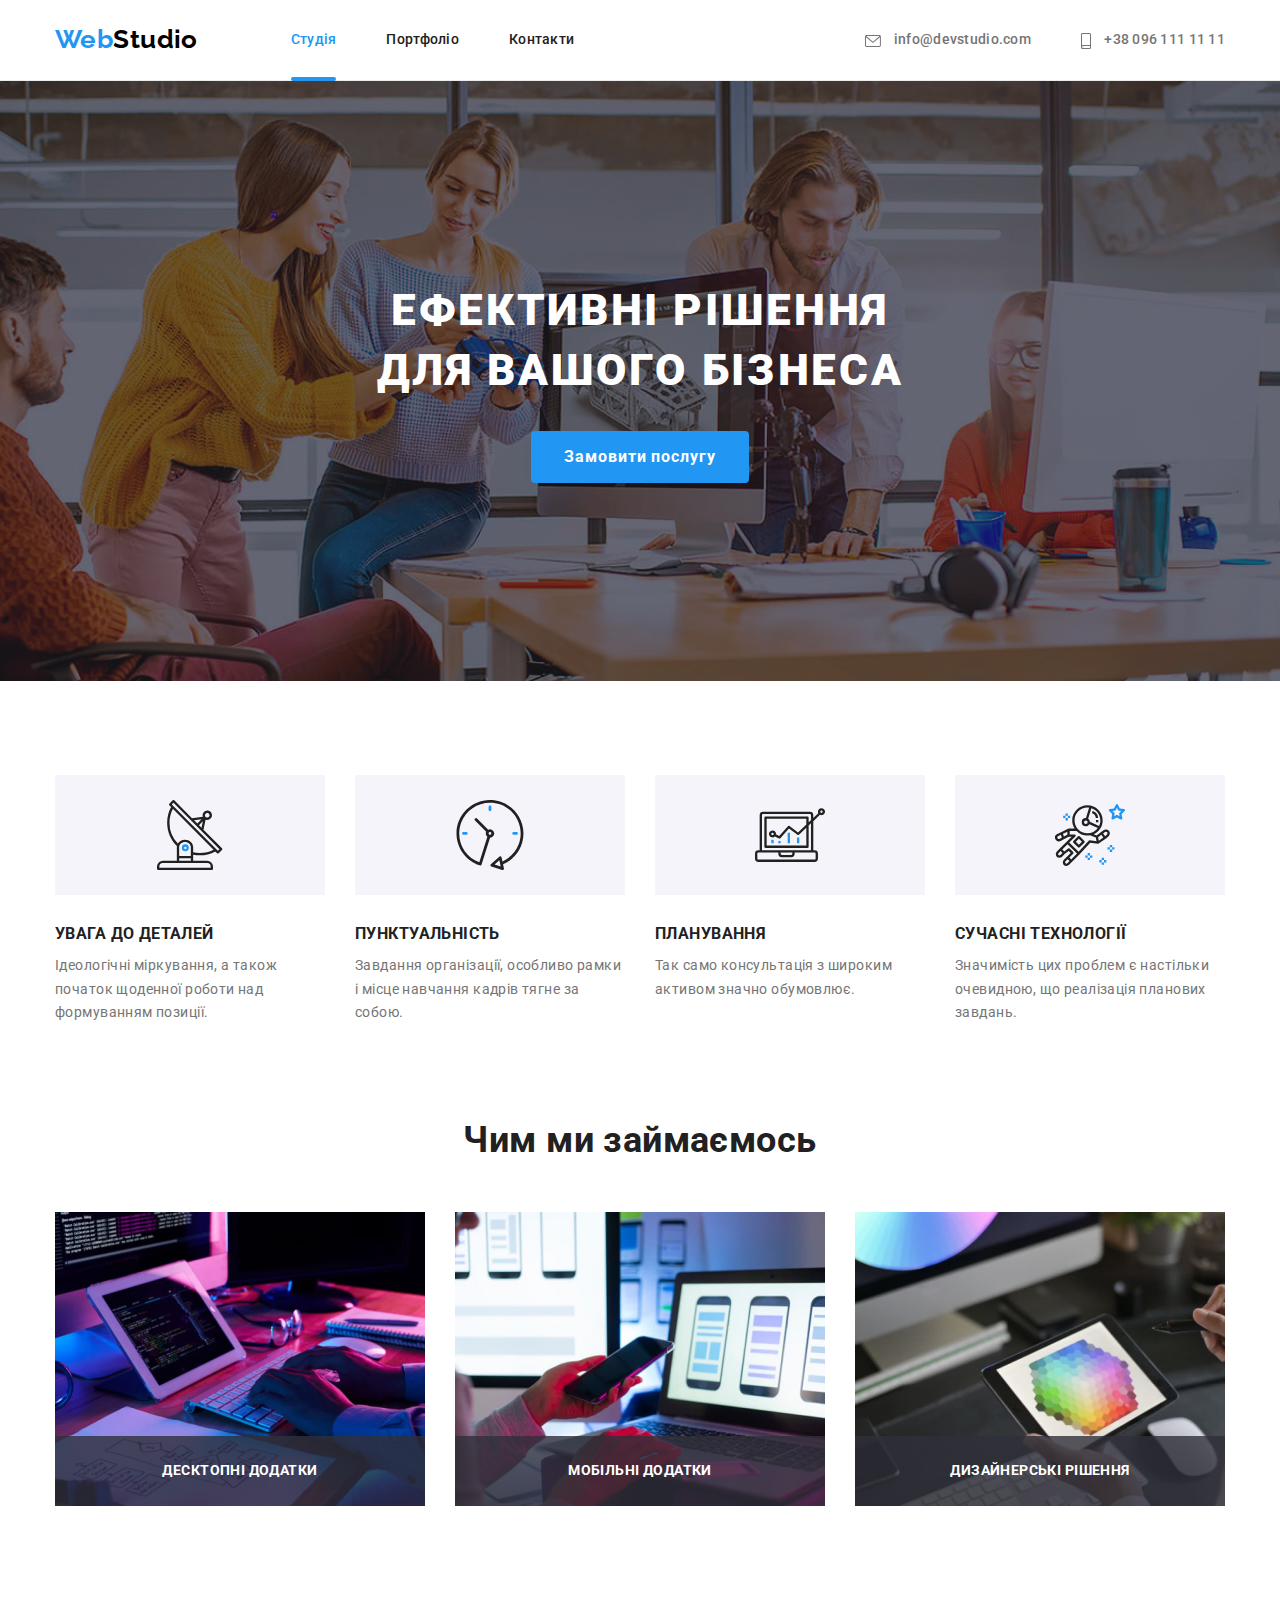
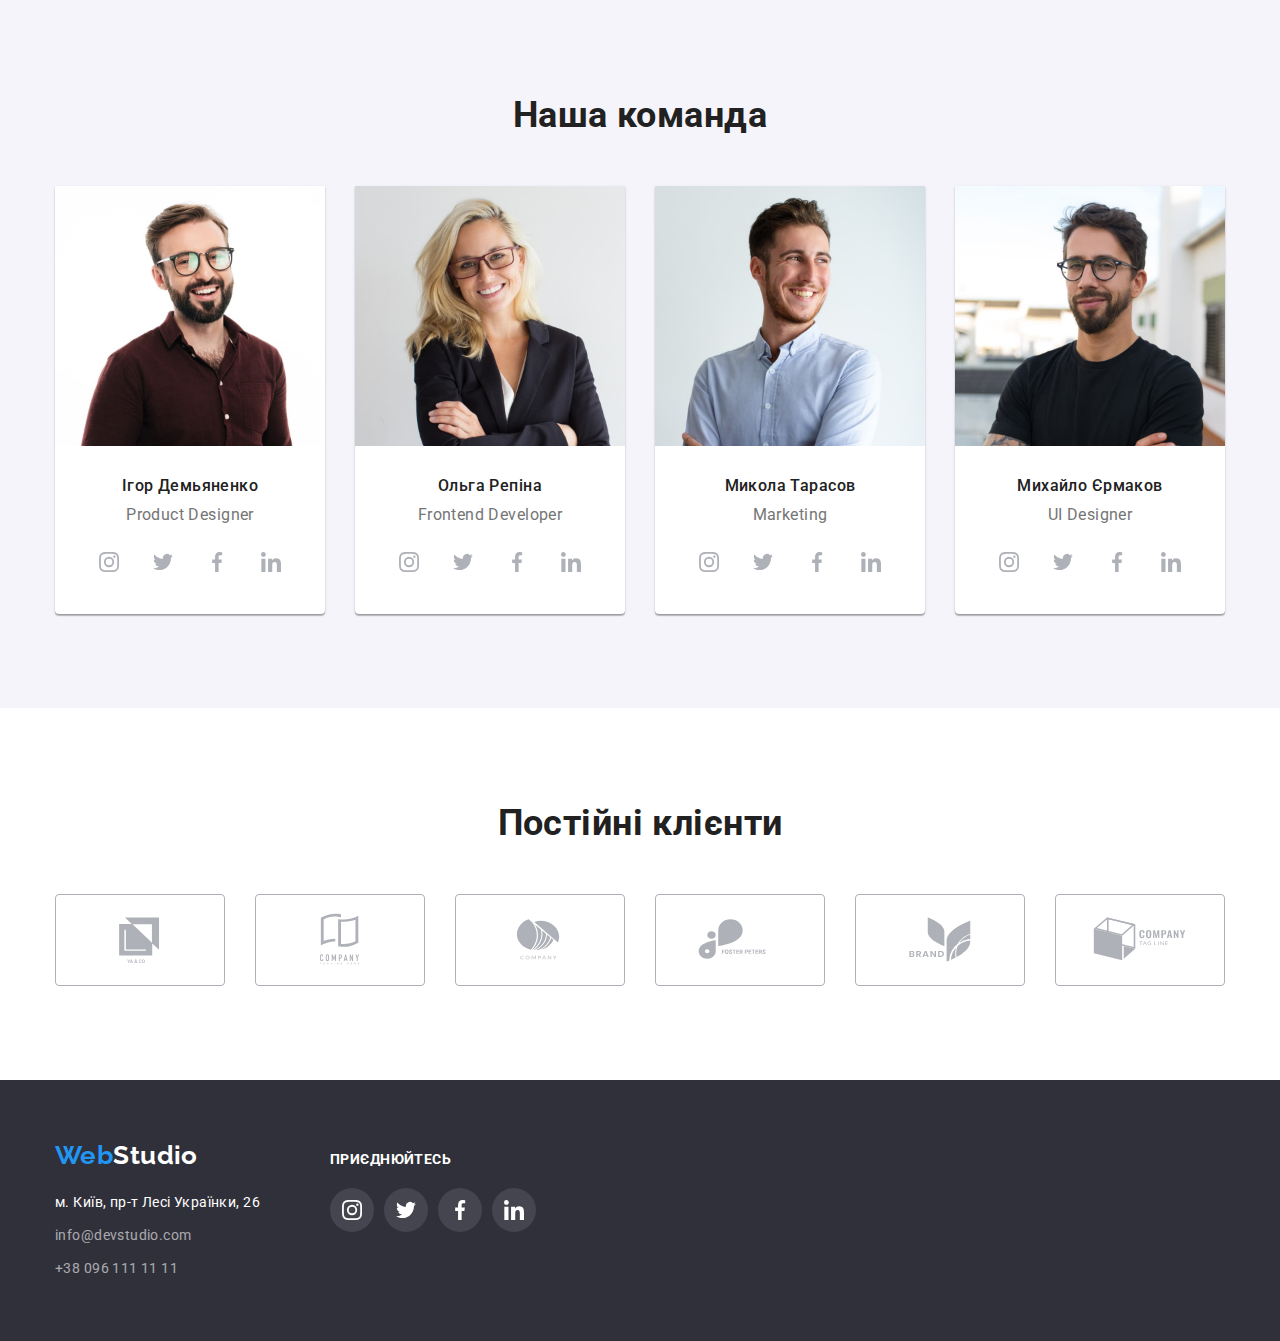
<file: index.html>
<!DOCTYPE html>
<html lang="uk">
  <head>
    <meta charset="UTF-8" />
    <meta http-equiv="X-UA-Compatible" content="IE=edge" />
    <meta name="viewport" content="width=device-width, initial-scale=1.0" />
    <title>Web studio</title>
    <link
      href="https://fonts.googleapis.com/css2?family=Raleway:wght@700&family=Roboto:wght@400;500;700;900&display=swap"
      rel="stylesheet"
    />
    <link
      rel="stylesheet"
      href="https://cdnjs.cloudflare.com/ajax/libs/modern-normalize/1.1.0/modern-normalize.css"
    />
    <link rel="stylesheet" href="./css/styles.css" />
  </head>
  <body>
    <header class="page-header">
      <div class="container header">
        <a href="./index.html" class="link logo-primary"><span class="accent">Web</span>Studio</a>
        <nav>
          <ul class="list site-nav">
            <li class="site-nav-item"><a href="./index.html" class="link current">Студія</a></li>
            <li class="site-nav-item"><a href="./portfolio.html" class="link">Портфоліо</a></li>
            <li class="site-nav-item"><a href="" class="link">Контакти</a></li>
          </ul>
        </nav>
        <ul class="list contact">
          <li class="item">
            <a class="link contact-link" href="mailto:info@devstudio.com">
              <svg class="envelope" width="16" height="12">
                <use href="./images/icons.svg#envelope"></use>
              </svg>
              info@devstudio.com</a
            >
          </li>
          <li class="item">
            <a class="link contact-link" href="tel:+380961111111">
              <svg class="smartphone" width="10" height="16">
                <use href="./images/icons.svg#smartphone"></use>
              </svg>
              +38 096 111 11 11</a
            >
          </li>
        </ul>
      </div>
    </header>
    <main>
      <!-- hero-->
      <section class="hero overlay">
        <div class="container">
          <h1 class="hero-title">Ефективні рішення для вашого бізнеса</h1>
          <button type="button" class="hero-button" data-modal-open>Замовити послугу</button>
        </div>
      </section>
      <!-- specifics -->
      <section class="section">
        <div class="container">
          <h2 class="section-title visually-hidden">Особливості нашоЇ студії</h2>
          <ul class="list specifics-list">
            <li class="specifics-item">
              <div class="specifics-icon">
                <svg width="70" height="70"><use href="./images/icons.svg#antenna"></use></svg>
              </div>
              <h3 class="title">Увага до деталей</h3>
              <p class="text">
                Ідеологічні міркування, а також початок щоденної роботи над формуванням позиції.
              </p>
            </li>
            <li class="specifics-item">
              <div class="specifics-icon">
                <svg width="70" height="70"><use href="./images/icons.svg#clock"></use></svg>
              </div>
              <h3 class="title">Пунктуальність</h3>
              <p class="text">
                Завдання організації, особливо рамки і місце навчання кадрів тягне за собою.
              </p>
            </li>
            <li class="specifics-item">
              <div class="specifics-icon">
                <svg width="70" height="70"><use href="./images/icons.svg#diagram"></use></svg>
              </div>
              <h3 class="title">Планування</h3>
              <p class="text">Так само консультація з широким активом значно обумовлює.</p>
            </li>
            <li class="specifics-item">
              <div class="specifics-icon">
                <svg width="70" height="70"><use href="./images/icons.svg#astronaut"></use></svg>
              </div>
              <h3 class="title">Сучасні технології</h3>
              <p class="text">
                Значимість цих проблем є настільки очевидною, що реалізація планових завдань.
              </p>
            </li>
          </ul>
        </div>
      </section>
      <!-- work -->
      <section class="section section-work">
        <div class="container">
          <h2 class="section-title">Чим ми займаємось</h2>
          <ul class="list work">
            <li class="item">
              <div class="work-wrapper">
                <img
                  class="no-gap"
                  src="./images/work/box1.jpg"
                  alt="ноутбук"
                  width="370"
                  height="294"
                />
                <p class="work-text">Десктопні додатки</p>
              </div>
            </li>
            <li class="item">
              <div class="work-wrapper">
                <img
                  class="no-gap"
                  src="./images/work/box2.jpg"
                  alt="телефон"
                  width="370"
                  height="294"
                />
                <p class="work-text">Мобільні додатки</p>
              </div>
            </li>
            <li class="item">
              <div class="work-wrapper">
                <img
                  class="no-gap"
                  src="./images/work/box3.jpg"
                  alt="планшет"
                  width="370"
                  height="294"
                />
                <p class="work-text">Дизайнерські рішення</p>
              </div>
            </li>
          </ul>
        </div>
      </section>
      <!-- team -->
      <section class="section team">
        <div class="container">
          <h2 class="section-title">Наша команда</h2>
          <ul class="list team-list">
            <li class="item">
              <img
                class="no-gap"
                src="./images/team/ihor.jpg"
                alt="дизайнер Ігор"
                width="270"
                height="260"
              />
              <div class="team-member">
                <h3 class="title">Ігор Демьяненко</h3>
                <p lang="en" class="text">Product Designer</p>
                <ul class="list social-team-list">
                  <li class="social-team-item">
                    <a
                      class="social-team-link"
                      href=""
                      aria-label="instagram"
                      target="_blank"
                      rel="noopener noreferrer"
                      ><svg class="social-team-icon" width="20" height="20">
                        <use href="./images/icons.svg#instagram"></use></svg
                    ></a>
                  </li>
                  <li class="social-team-item">
                    <a
                      class="social-team-link"
                      href=""
                      aria-label="twitter"
                      target="_blank"
                      rel="noopener noreferrer"
                      ><svg class="social-team-icon" width="20" height="20">
                        <use href="./images/icons.svg#twitter"></use></svg
                    ></a>
                  </li>
                  <li class="social-team-item">
                    <a
                      class="social-team-link"
                      href=""
                      aria-label="facebook"
                      target="_blank"
                      rel="noopener noreferrer"
                      ><svg class="social-team-icon" width="20" height="20">
                        <use href="./images/icons.svg#facebook"></use></svg
                    ></a>
                  </li>
                  <li class="social-team-item">
                    <a
                      class="social-team-link"
                      href=""
                      aria-label="linkedin"
                      target="_blank"
                      rel="noopener noreferrer"
                      ><svg class="social-team-icon" width="20" height="20">
                        <use href="./images/icons.svg#linkedin"></use></svg
                    ></a>
                  </li>
                </ul>
              </div>
            </li>
            <li class="item">
              <img
                class="no-gap"
                src="./images/team/olha.jpg"
                alt="розробник Ольга"
                width="270"
                height="260"
              />
              <div class="team-member">
                <h3 class="title">Ольга Репіна</h3>
                <p lang="en" class="text">Frontend Developer</p>
                <ul class="list social-team-list">
                  <li class="social-team-item">
                    <a
                      class="social-team-link"
                      href=""
                      aria-label="instagram"
                      target="_blank"
                      rel="noopener noreferrer"
                      ><svg class="social-team-icon" width="20" height="20">
                        <use href="./images/icons.svg#instagram"></use></svg
                    ></a>
                  </li>
                  <li class="social-team-item">
                    <a
                      class="social-team-link"
                      href=""
                      aria-label="twitter"
                      target="_blank"
                      rel="noopener noreferrer"
                      ><svg class="social-team-icon" width="20" height="20">
                        <use href="./images/icons.svg#twitter"></use></svg
                    ></a>
                  </li>
                  <li class="social-team-item">
                    <a
                      class="social-team-link"
                      href=""
                      aria-label="facebook"
                      target="_blank"
                      rel="noopener noreferrer"
                      ><svg class="social-team-icon" width="20" height="20">
                        <use href="./images/icons.svg#facebook"></use></svg
                    ></a>
                  </li>
                  <li class="social-team-item">
                    <a
                      class="social-team-link"
                      href=""
                      aria-label="linkedin"
                      target="_blank"
                      rel="noopener noreferrer"
                      ><svg class="social-team-icon" width="20" height="20">
                        <use href="./images/icons.svg#linkedin"></use></svg
                    ></a>
                  </li>
                </ul>
              </div>
            </li>
            <li class="item">
              <img
                class="no-gap"
                src="./images/team/nik.jpg"
                alt="маркетолог Микола"
                width="270"
                height="260"
              />
              <div class="team-member">
                <h3 class="title">Микола Тарасов</h3>
                <p lang="en" class="text">Marketing</p>
                <ul class="list social-team-list">
                  <li class="social-team-item">
                    <a
                      class="social-team-link"
                      href=""
                      aria-label="instagram"
                      target="_blank"
                      rel="noopener noreferrer"
                      ><svg class="social-team-icon" width="20" height="20">
                        <use href="./images/icons.svg#instagram"></use></svg
                    ></a>
                  </li>
                  <li class="social-team-item">
                    <a
                      class="social-team-link"
                      href=""
                      aria-label="twitter"
                      target="_blank"
                      rel="noopener noreferrer"
                      ><svg class="social-team-icon" width="20" height="20">
                        <use href="./images/icons.svg#twitter"></use></svg
                    ></a>
                  </li>
                  <li class="social-team-item">
                    <a
                      class="social-team-link"
                      href=""
                      aria-label="facebook"
                      target="_blank"
                      rel="noopener noreferrer"
                      ><svg class="social-team-icon" width="20" height="20">
                        <use href="./images/icons.svg#facebook"></use></svg
                    ></a>
                  </li>
                  <li class="social-team-item">
                    <a
                      class="social-team-link"
                      href=""
                      aria-label="linkedin"
                      target="_blank"
                      rel="noopener noreferrer"
                      ><svg class="social-team-icon" width="20" height="20">
                        <use href="./images/icons.svg#linkedin"></use></svg
                    ></a>
                  </li>
                </ul>
              </div>
            </li>
            <li class="item">
              <img
                class="no-gap"
                src="./images/team/mike.jpg"
                alt="дизайнер Михайло"
                width="270"
                height="260"
              />
              <div class="team-member">
                <h3 class="title">Михайло Єрмаков</h3>
                <p lang="en" class="text">UI Designer</p>
                <ul class="list social-team-list">
                  <li class="social-team-item">
                    <a
                      class="social-team-link"
                      href=""
                      aria-label="instagram"
                      target="_blank"
                      rel="noopener noreferrer"
                      ><svg class="social-team-icon" width="20" height="20">
                        <use href="./images/icons.svg#instagram"></use></svg
                    ></a>
                  </li>
                  <li class="social-team-item">
                    <a
                      class="social-team-link"
                      href=""
                      aria-label="twitter"
                      target="_blank"
                      rel="noopener noreferrer"
                      ><svg class="social-team-icon" width="20" height="20">
                        <use href="./images/icons.svg#twitter"></use></svg
                    ></a>
                  </li>
                  <li class="social-team-item">
                    <a
                      class="social-team-link"
                      href=""
                      aria-label="facebook"
                      target="_blank"
                      rel="noopener noreferrer"
                      ><svg class="social-team-icon" width="20" height="20">
                        <use href="./images/icons.svg#facebook"></use></svg
                    ></a>
                  </li>
                  <li class="social-team-item">
                    <a
                      class="social-team-link"
                      href=""
                      aria-label="linkedin"
                      target="_blank"
                      rel="noopener noreferrer"
                      ><svg class="social-team-icon" width="20" height="20">
                        <use href="./images/icons.svg#linkedin"></use></svg
                    ></a>
                  </li>
                </ul>
              </div>
            </li>
          </ul>
        </div>
      </section>
      <!-- clients -->
      <section class="section">
        <div class="container">
          <h2 class="section-title">Постійні клієнти</h2>
          <ul class="list clients-list">
            <li class="clients-item">
              <a href="" class="link-clients">
                <svg class="clients-icon" width="106" height="60">
                  <use href="./images/icons.svg#client1"></use>
                </svg>
              </a>
            </li>
            <li class="clients-item">
              <a href="" class="link-clients">
                <svg class="clients-icon" width="106" height="60">
                  <use href="./images/icons.svg#client2"></use>
                </svg>
              </a>
            </li>
            <li class="item clients-item">
              <a href="" class="link-clients">
                <svg class="clients-icon" width="106" height="60">
                  <use href="./images/icons.svg#client3"></use>
                </svg>
              </a>
            </li>
            <li class="clients-item">
              <a href="" class="link-clients">
                <svg class="clients-icon" width="106" height="60">
                  <use href="./images/icons.svg#client4"></use>
                </svg>
              </a>
            </li>
            <li class="clients-item">
              <a href="" class="link-clients">
                <svg class="clients-icon" width="106" height="60">
                  <use href="./images/icons.svg#client5"></use>
                </svg>
              </a>
            </li>
            <li class="clients-item">
              <a href="" class="link-clients">
                <svg class="clients-icon" width="106" height="60">
                  <use href="./images/icons.svg#client6"></use>
                </svg>
              </a>
            </li>
          </ul>
        </div>
      </section>
    </main>
    <!-- footer -->
    <footer class="page-footer">
      <div class="container footer">
        <div class="left site">
          <a href="./index.html" class="link logo-secondary"
            ><span class="accent">Web</span>Studio</a
          >
          <address>
            <ul class="list">
              <li class="item-address">
                <a href="" class="link address">м. Київ, пр-т Лесі Українки, 26</a>
              </li>
              <li class="item-address">
                <a href="mailto:info@devstudio.com" class="link footer-contacts"
                  >info@devstudio.com</a
                >
              </li>
              <li class="item-address">
                <a href="tel:+380961111111" class="link footer-contacts">+38 096 111 11 11</a>
              </li>
            </ul>
          </address>
        </div>
        <div class="social-media">
          <strong class="social">приєднюйтесь</strong>
          <ul class="list social-list">
            <li class="socials-item">
              <a
                class="social-link"
                href=""
                aria-label="instagram"
                target="_blank"
                rel="noopener noreferrer"
                ><svg class="social-icon" width="20" height="20">
                  <use href="./images/icons.svg#instagram"></use></svg
              ></a>
            </li>
            <li class="socials-item">
              <a
                class="social-link"
                href=""
                aria-label="twitter"
                target="_blank"
                rel="noopener noreferrer"
                ><svg class="social-icon" width="20" height="20">
                  <use href="./images/icons.svg#twitter"></use></svg
              ></a>
            </li>
            <li class="socials-item">
              <a
                class="social-link"
                href=""
                aria-label="facebook"
                target="_blank"
                rel="noopener noreferrer"
                ><svg class="social-icon" width="20" height="20">
                  <use href="./images/icons.svg#facebook"></use></svg
              ></a>
            </li>
            <li class="socials-item">
              <a
                class="social-link"
                href=""
                aria-label="linkedin"
                target="_blank"
                rel="noopener noreferrer"
                ><svg class="social-icon" width="20" height="20">
                  <use href="./images/icons.svg#linkedin"></use></svg
              ></a>
            </li>
          </ul>
        </div>
      </div>
    </footer>
    <div class="backdrop is-hidden" data-modal>
      <div class="modal">
        <button class="close-btn" type="button" data-modal-close>
          <svg class="close" width="18" height="18">
            <use href="./images/icons.svg#close-btn"></use>
          </svg>
        </button>
      </div>
    </div>
    <script src="./js/modal.js"></script>
  </body>
</html>
</file>
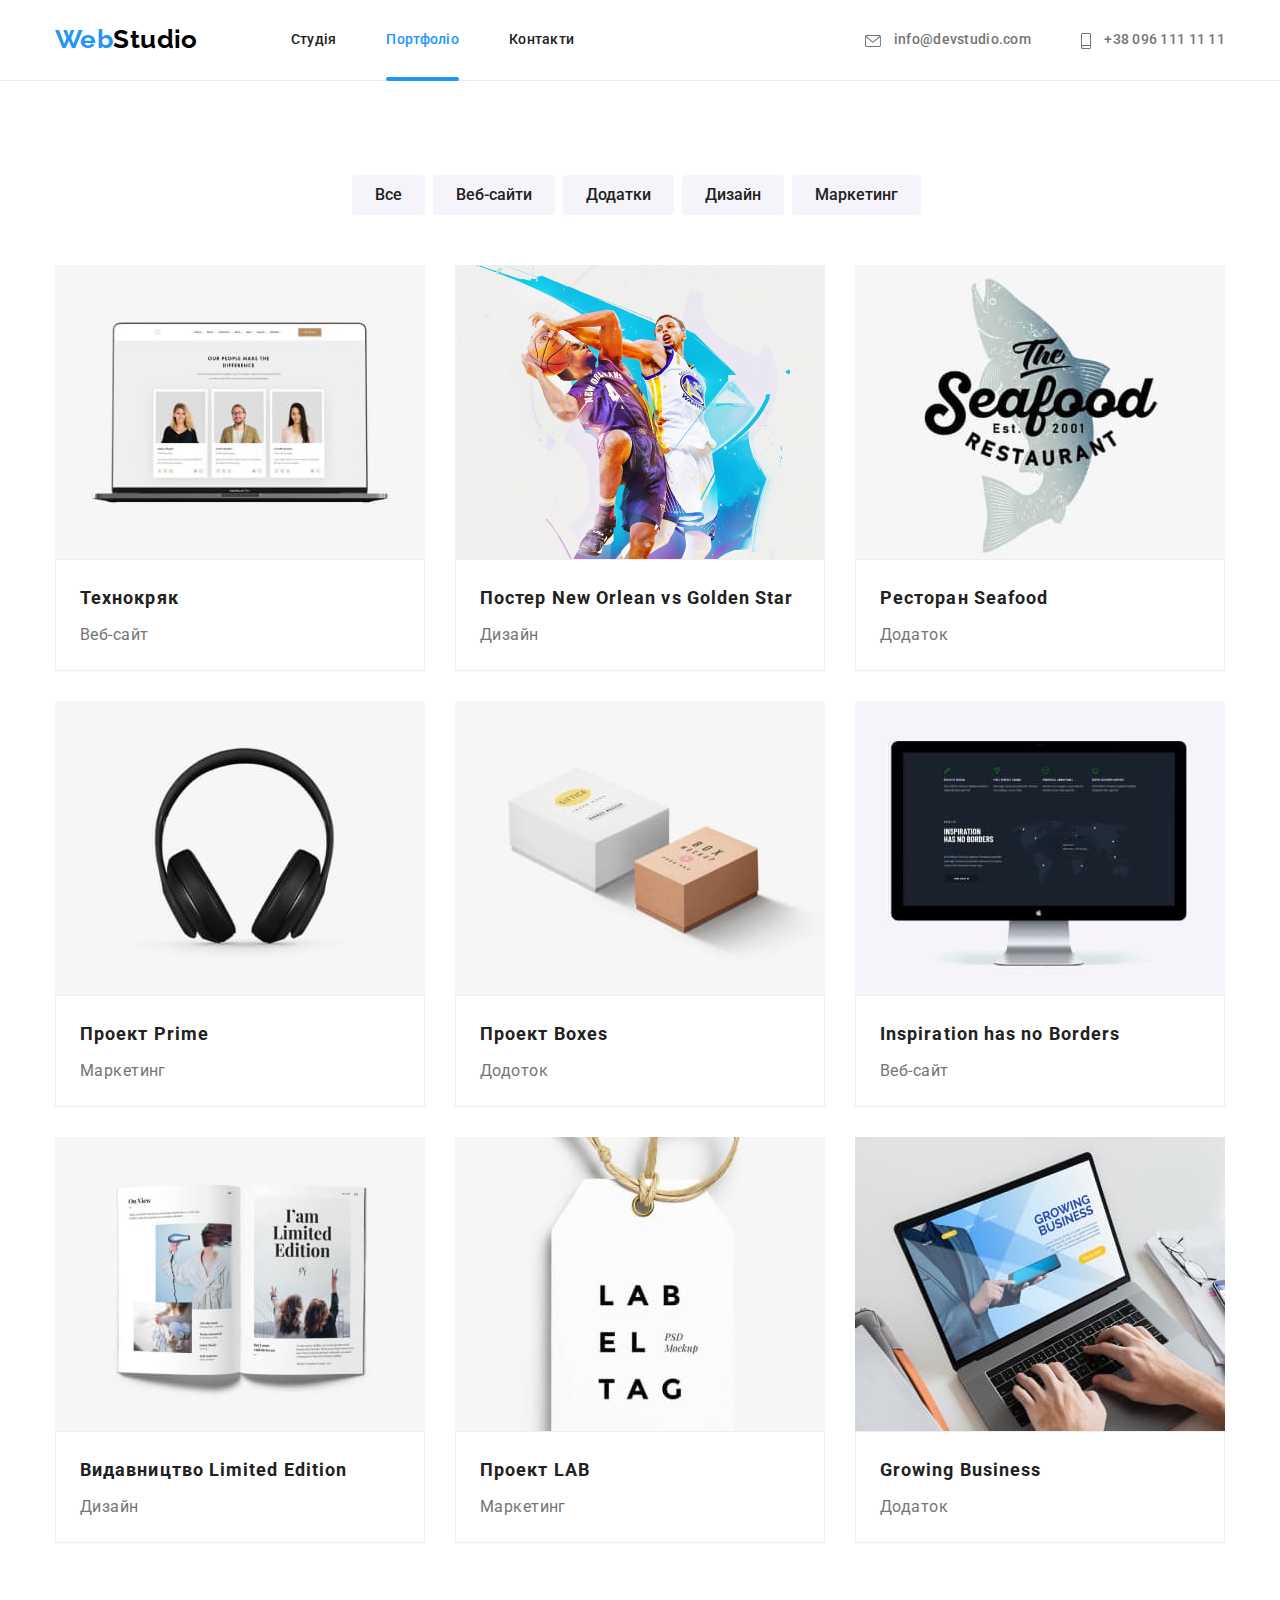
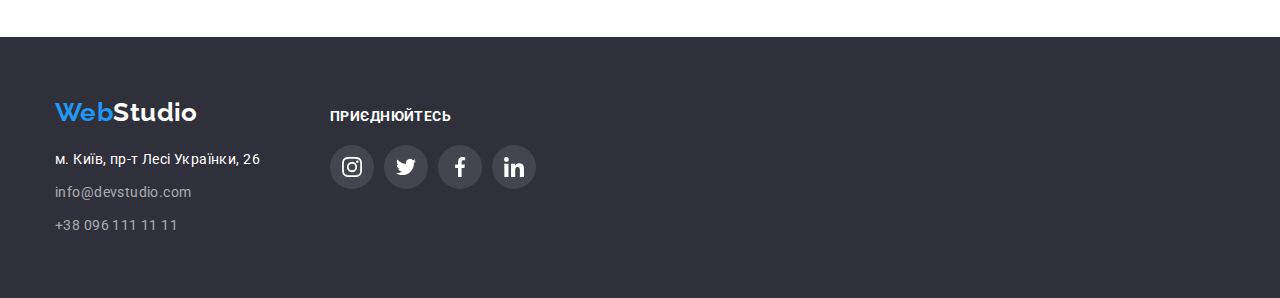
<file: portfolio.html>
<!DOCTYPE html>
<html lang="uk">
  <head>
    <meta charset="UTF-8" />
    <meta http-equiv="X-UA-Compatible" content="IE=edge" />
    <meta name="viewport" content="width=device-width, initial-scale=1.0" />
    <title>Portfolio</title>
    <link
      href="https://fonts.googleapis.com/css2?family=Raleway:wght@700&family=Roboto:wght@400;500;700;900&display=swap"
      rel="stylesheet"
    />
    <link
      rel="stylesheet"
      href="https://cdnjs.cloudflare.com/ajax/libs/modern-normalize/1.1.0/modern-normalize.css"
    />
    <link rel="stylesheet" href="./css/styles.css" />
  </head>
  <body>
    <!-- header -->
    <header class="page-header">
      <div class="container header">
        <a href="./index.html" class="link logo-primary"><span class="accent">Web</span>Studio</a>
        <nav>
          <ul class="list site-nav">
            <li class="site-nav-item"><a href="./index.html" class="link">Студія</a></li>
            <li class="site-nav-item">
              <a href="./portfolio.html" class="link current">Портфоліо</a>
            </li>
            <li class="site-nav-item"><a href="" class="link">Контакти</a></li>
          </ul>
        </nav>
        <ul class="list contact">
          <li class="item">
            <a class="link contact-link" href="mailto:info@devstudio.com">
              <svg class="envelope" width="16" height="12">
                <use href="./images/icons.svg#envelope"></use>
              </svg>
              info@devstudio.com</a
            >
          </li>
          <li class="item">
            <a class="link contact-link" href="tel:+380961111111">
              <svg class="smartphone" width="10" height="16">
                <use href="./images/icons.svg#smartphone"></use>
              </svg>
              +38 096 111 11 11</a
            >
          </li>
        </ul>
      </div>
    </header>
    <!-- main -->
    <main>
      <section class="section">
        <div class="container">
          <h1 class="portfolio-title visually-hidden">Портфоліо студії</h1>
          <!-- filters -->
          <ul class="list filter-list">
            <li>
              <button type="button" class="filter">Все</button>
            </li>
            <li>
              <button type="button" class="filter">Веб-сайти</button>
            </li>
            <li>
              <button type="button" class="filter">Додатки</button>
            </li>
            <li>
              <button type="button" class="filter">Дизайн</button>
            </li>
            <li>
              <button type="button" class="filter">Маркетинг</button>
            </li>
          </ul>
          <!-- products -->
          <ul class="list products">
            <li class="item">
              <a class="link card" href="">
                <div class="cards-overlay">
                  <img
                    class="no-gap"
                    src="./images/portfolio/1.jpg"
                    alt="ноутбук"
                    width="370"
                    height="294"
                  />
                  <p class="text-overlay">
                    Ресурс пропонує комплексні пропозиції з різним рівнем функціоналу та сервісів.
                    Все це дозволить відвідувачу отримати вичерпні відомості про компанію або
                    приватну особу.
                  </p>
                </div>
                <div class="products-card">
                  <h2 class="products-title">Технокряк</h2>
                  <p class="products-text">Веб-сайт</p>
                </div></a
              >
            </li>
            <li class="item">
              <a class="link card" href="">
                <div class="cards-overlay">
                  <img
                    class="no-gap"
                    src="./images/portfolio/2.jpg"
                    alt="два баскетболісти"
                    width="370"
                    height="294"
                  />
                  <p class="text-overlay">
                    Ресурс пропонує комплексні пропозиції з різним рівнем функціоналу та сервісів.
                    Все це дозволить відвідувачу отримати вичерпні відомості про компанію або
                    приватну особу.
                  </p>
                </div>
                <div class="products-card">
                  <h2 class="products-title">Постер New Orlean vs Golden Star</h2>
                  <p class="products-text">Дизайн</p>
                </div></a
              >
            </li>
            <li class="item">
              <a class="link card" href="">
                <div class="cards-overlay">
                  <img
                    class="no-gap"
                    src="./images/portfolio/3.jpg"
                    alt="логотип Ресторан Seafood"
                    width="370"
                    height="294"
                  />
                  <p class="text-overlay">
                    Ресурс пропонує комплексні пропозиції з різним рівнем функціоналу та сервісів.
                    Все це дозволить відвідувачу отримати вичерпні відомості про компанію або
                    приватну особу.
                  </p>
                </div>
                <div class="products-card">
                  <h2 class="products-title">Ресторан Seafood</h2>
                  <p class="products-text">Додаток</p>
                </div></a
              >
            </li>
            <li class="item">
              <a href="" class="link card">
                <div class="cards-overlay">
                  <img
                    class="no-gap"
                    src="./images/portfolio/4.jpg"
                    alt="навушники"
                    width="370"
                    height="294"
                  />
                  <p class="text-overlay">
                    Ресурс пропонує комплексні пропозиції з різним рівнем функціоналу та сервісів.
                    Все це дозволить відвідувачу отримати вичерпні відомості про компанію або
                    приватну особу.
                  </p>
                </div>
                <div class="products-card">
                  <h2 class="products-title">Проект Prime</h2>
                  <p class="products-text">Маркетинг</p>
                </div></a
              >
            </li>
            <li class="item">
              <a href="" class="link card">
                <div class="cards-overlay">
                  <img
                    class="no-gap"
                    src="./images/portfolio/5.jpg"
                    alt="дві коробки"
                    width="370"
                    height="294"
                  />
                  <p class="text-overlay">
                    Ресурс пропонує комплексні пропозиції з різним рівнем функціоналу та сервісів.
                    Все це дозволить відвідувачу отримати вичерпні відомості про компанію або
                    приватну особу.
                  </p>
                </div>
                <div class="products-card">
                  <h2 class="products-title">Проект Boxes</h2>
                  <p class="products-text">Додоток</p>
                </div></a
              >
            </li>
            <li class="item">
              <a href="" class="link card">
                <div class="cards-overlay">
                  <img
                    class="no-gap"
                    src="./images/portfolio/6.jpg"
                    alt="комп'ютер"
                    width="370"
                    height="294"
                  />
                  <p class="text-overlay">
                    Ресурс пропонує комплексні пропозиції з різним рівнем функціоналу та сервісів.
                    Все це дозволить відвідувачу отримати вичерпні відомості про компанію або
                    приватну особу.
                  </p>
                </div>
                <div class="products-card">
                  <h2 class="products-title">Inspiration has no Borders</h2>
                  <p class="products-text">Веб-сайт</p>
                </div></a
              >
            </li>
            <li class="item">
              <a href="" class="link card">
                <div class="cards-overlay">
                  <img
                    class="no-gap"
                    src="./images/portfolio/7.jpg"
                    alt="журнал"
                    width="370"
                    height="294"
                  />
                  <p class="text-overlay">
                    Ресурс пропонує комплексні пропозиції з різним рівнем функціоналу та сервісів.
                    Все це дозволить відвідувачу отримати вичерпні відомості про компанію або
                    приватну особу.
                  </p>
                </div>
                <div class="products-card">
                  <h2 class="products-title">Видавництво Limited Edition</h2>
                  <p class="products-text">Дизайн</p>
                </div></a
              >
            </li>
            <li class="item">
              <a href="" class="link card">
                <div class="cards-overlay">
                  <img
                    class="no-gap"
                    src="./images/portfolio/8.jpg"
                    alt="етикетка"
                    width="370"
                    height="294"
                  />
                  <p class="text-overlay">
                    Ресурс пропонує комплексні пропозиції з різним рівнем функціоналу та сервісів.
                    Все це дозволить відвідувачу отримати вичерпні відомості про компанію або
                    приватну особу.
                  </p>
                </div>
                <div class="products-card">
                  <h2 class="products-title">Проект LAB</h2>
                  <p class="products-text">Маркетинг</p>
                </div></a
              >
            </li>
            <li class="item">
              <a href="" class="link card">
                <div class="cards-overlay">
                  <img
                    class="no-gap"
                    src="./images/portfolio/9.jpg"
                    alt="ноутбук"
                    width="370"
                    height="294"
                  />
                  <p class="text-overlay">
                    Ресурс пропонує комплексні пропозиції з різним рівнем функціоналу та сервісів.
                    Все це дозволить відвідувачу отримати вичерпні відомості про компанію або
                    приватну особу.
                  </p>
                </div>
                <div class="products-card">
                  <h2 class="products-title">Growing Business</h2>
                  <p class="products-text">Додаток</p>
                </div></a
              >
            </li>
          </ul>
        </div>
      </section>
    </main>
    <!-- footer -->
    <footer class="page-footer">
      <div class="container footer">
        <div class="left site">
          <a href="./index.html" class="link logo-secondary"
            ><span class="accent">Web</span>Studio</a
          >
          <address>
            <ul class="list">
              <li class="item-address">
                <a href="" class="link address">м. Київ, пр-т Лесі Українки, 26</a>
              </li>
              <li class="item-address">
                <a href="mailto:info@devstudio.com" class="link footer-contacts"
                  >info@devstudio.com</a
                >
              </li>
              <li class="item-address">
                <a href="tel:+380961111111" class="link footer-contacts">+38 096 111 11 11</a>
              </li>
            </ul>
          </address>
        </div>
        <div class="social-media">
          <strong class="social">приєднюйтесь</strong>
          <ul class="list social-list">
            <li class="socials-item">
              <a
                class="social-link"
                href=""
                aria-label="instagram"
                target="_blank"
                rel="noopener noreferrer"
                ><svg class="social-icon" width="20" height="20">
                  <use href="./images/icons.svg#instagram"></use></svg
              ></a>
            </li>
            <li class="socials-item">
              <a
                class="social-link"
                href=""
                aria-label="twitter"
                target="_blank"
                rel="noopener noreferrer"
                ><svg class="social-icon" width="20" height="20">
                  <use href="./images/icons.svg#twitter"></use></svg
              ></a>
            </li>
            <li class="socials-item">
              <a
                class="social-link"
                href=""
                aria-label="facebook"
                target="_blank"
                rel="noopener noreferrer"
                ><svg class="social-icon" width="20" height="20">
                  <use href="./images/icons.svg#facebook"></use></svg
              ></a>
            </li>
            <li class="socials-item">
              <a
                class="social-link"
                href=""
                aria-label="linkedin"
                target="_blank"
                rel="noopener noreferrer"
                ><svg class="social-icon" width="20" height="20">
                  <use href="./images/icons.svg#linkedin"></use></svg
              ></a>
            </li>
          </ul>
        </div>
      </div>
    </footer>
  </body>
</html>
</file>
<file: css/styles.css>
h1,
h2,
h3,
h4,
h5,
h6,
p {
  margin-top: 0;
  margin-bottom: 0;
}
:root {
  --primary-text-color: #757575;
  --title-text-color: #212121;
  --accent-color: #2196f3;
  --primary-white-color: #ffffff;
}
body {
  background-color: var(--primary-white-color);
  color: var(--primary-text-color);
  font-size: 14px;
  font-family: Roboto, sans-serif;
  letter-spacing: 0.03em;
}
.container {
  width: 1200px;
  padding-left: 15px;
  padding-right: 15px;
  /* margin-left: auto;
    margin-right: auto; */
  margin: 0 auto;
  /* outline: 2px solid tomato; */
}
/* ul {
    list-style: none;
} */
/* common styles*/
.list {
  padding: 0;
  margin: 0;
  list-style: none;
}
.link {
  text-decoration: none;
}
.section-title {
  margin-top: 0;
  margin-bottom: 50px;
  color: var(--title-text-color);
  font-weight: 700;
  font-size: 36px;
  line-height: 1.17;
  text-align: center;
}
.visually-hidden {
  position: absolute;
  white-space: nowrap;
  width: 1px;
  height: 1px;
  overflow: hidden;
  border: 0;
  padding: 0;
  clip: rect(0 0 0 0);
  clip-path: inset(50%);
  margin: -1px;
}
/* logo */
.logo-primary {
  margin-right: 93px;

  color: #000000;
  font-family: Raleway, sans-serif;
  font-weight: 700;
  font-size: 26px;
  line-height: 1.2;
}
.accent {
  color: var(--accent-color);
}
/* page header */
.page-header {
  border-bottom: 1px solid #ececec;
  /* box-shadow: 0px 4px 4px rgba(0, 0, 0, 0.25); */
}
.header {
  display: flex;
  align-items: center;
}
/* site-nav */
.site-nav {
  display: flex;
}
.site-nav-item:not(:last-child) {
  margin-right: 50px;
}
.site-nav .link.current {
  position: relative;
}
/* line */
.site-nav .link.current::after {
  position: absolute;
  bottom: -1px;
  left: 0;
  content: '';
  width: 100%;
  height: 4px;
  border-radius: 2px;
  background-color: var(--accent-color);
}
.site-nav .link {
  display: block;
  padding-top: 32px;
  padding-bottom: 32px;

  color: var(--title-text-color);
  font-weight: 500;
  line-height: 1.14;
  letter-spacing: 0.02em;

  transition: color 250ms cubic-bezier(0.4, 0, 0.2, 1);
}
.site-nav .link:hover,
.link:focus {
  color: var(--accent-color);
}
.site-nav .link.current {
  color: var(--accent-color);
}
/* contacts */
.contact {
  display: flex;
  margin-left: auto;
}
.contact .item + .item {
  margin-left: 50px;
}
.contact-link {
  color: var(--primary-text-color);
  font-weight: 500;
  line-height: 1.14;
  letter-spacing: 0.02em;

  transition: color 250ms cubic-bezier(0.4, 0, 0.2, 1);
}
.contact-link:hover,
.contact-link:focus {
  color: var(--accent-color);
}
.envelope,
.smartphone {
  fill: #757575;
  margin-right: 10px;
  vertical-align: middle;

  transition: fill 250ms cubic-bezier(0.4, 0, 0.2, 1);
}
.contact-link:hover .envelope,
.contact-link:focus .envelope {
  fill: var(--accent-color);
}
.contact-link:hover .smartphone,
.contact-link:focus .smartphone {
  fill: var(--accent-color);
}
/* hero */
.hero-title {
  max-width: 596px;
  margin-top: 0;
  margin-right: auto;
  margin-bottom: 30px;
  margin-left: auto;

  color: #ffffff;
  font-weight: 900;
  font-size: 44px;
  line-height: 1.36;

  letter-spacing: 0.06em;
  text-transform: uppercase;
}
.hero {
  padding-top: 200px;
  padding-bottom: 200px;
  /* background-color: #2f303a; */
  max-height: 600px;
  text-align: center;
}
.overlay {
  max-width: 1600px;
  height: 600px;
  margin-left: auto;
  margin-right: auto;
  background-color: #c4c4c4;
  background-image: linear-gradient(to right, rgba(47, 48, 58, 0.4), rgba(47, 48, 58, 0.4)),
    url(../images/hero.jpg);
  background-repeat: no-repeat;
  background-position: center;
  background-size: cover;
}
/* button */
.hero-button {
  display: inline-block;
  border: 1px solid transparent;
  /* box-shadow: 0px 4px 4px rgba(0, 0, 0, 0.15); */
  border-radius: 4px;
  padding: 10px 32px;
  min-width: 200px;

  color: #ffffff;
  background-color: #2196f3;

  font-weight: 700;
  font-size: 16px;
  line-height: 1.88;
  align-items: center;
  text-align: center;
  letter-spacing: 0.06em;
  font-family: inherit;

  transition: background-color 250ms cubic-bezier(0.4, 0, 0.2, 1);
}
.hero-button {
  cursor: pointer;
}
.hero-button:hover,
.hero-button:focus {
  background-color: #188ce8;
}
/* modal window */
.backdrop {
  position: fixed;
  top: 0;
  left: 0;
  width: 100vw;
  height: 100vh;
  background-color: rgba(0, 0, 0, 0.2);

  opacity: 1;
  visibility: visible;
  pointer-events: initial;

  transition-property: opacity, visibility;
  transition-duration: 250ms;
  transition-timing-function: cubic-bezier(0.4, 0, 0.2, 1);
  transition-delay: 0s;
}
.backdrop.is-hidden {
  opacity: 0;
  visibility: hidden;
  pointer-events: none;
}
.modal {
  position: absolute;
  top: 50%;
  left: 50%;
  transform: translate(-50%, -50%);

  width: 528px;
  height: 581px;
  background-color: #ffffff;
  border-radius: 4px;
  box-shadow: 0px 1px 3px rgba(0, 0, 0, 0.12), 0px 1px 1px rgba(0, 0, 0, 0.14),
    0px 2px 1px rgba(0, 0, 0, 0.2);
}
.close-btn {
  display: flex;
  justify-content: center;
  align-items: center;
  position: absolute;
  top: 8px;
  right: 8px;
  width: 30px;
  height: 30px;
  border: 1px solid rgba(0, 0, 0, 0.1);
  border-radius: 50%;
  background-color: #fff;
}
.close {
  fill: #000000;
}
/* sections */
.section {
  padding-top: 94px;
  padding-bottom: 94px;
}
.section-work {
  padding-top: 0;
  padding-bottom: 94px;
}
/* specifics */
.specifics-list {
  display: flex;
}
.specifics-list > .specifics-item {
  width: 270px;
}
.specifics-item:not(:last-child) {
  margin-right: 30px;
}
.specifics-list .title {
  margin-top: 0;
  margin-bottom: 10px;
  color: var(--title-text-color);
  line-height: 1.14;
  text-transform: uppercase;
}
.specifics-list .text {
  line-height: 1.71;
}
.specifics-icon {
  display: flex;
  justify-content: center;
  align-items: center;
  width: 270px;
  height: 120px;
  background-color: #f5f4fa;
  margin-bottom: 30px;
}
/* work */
.work {
  display: flex;
}
.work .item:not(:last-child) {
  margin-right: 30px;
}
.work-wrapper {
  position: relative;
}
.work-text {
  position: absolute;
  left: 0;
  bottom: 0;
  width: 100%;
  min-height: 70px;

  display: flex;
  justify-content: center;
  align-items: center;

  font-weight: 700;
  font-size: 14px;
  line-height: 1.14;
  text-transform: uppercase;
  color: #ffffff;
  background-color: rgba(47, 48, 58, 0.8);
}
/* team */
.team {
  background-color: #f5f4fa;
}
.team-list {
  display: flex;
}
.team-list > .item {
  width: 270px;
  background: #ffffff;
  box-shadow: 0px 1px 3px rgba(0, 0, 0, 0.12), 0px 1px 1px rgba(0, 0, 0, 0.14),
    0px 2px 1px rgba(0, 0, 0, 0.2);
  border-radius: 0px 0px 4px 4px;
}
.team-list .item:not(:last-child) {
  margin-right: 30px;
}
.team-list .title {
  margin-top: 0;
  margin-bottom: 10px;
  color: var(--title-text-color);
  font-weight: 500;
  font-size: 16px;
  line-height: 1.19;
  text-align: center;
}
.team-list .text {
  font-size: 16px;
  line-height: 1.19;
  text-align: center;
}
.team-member {
  padding-top: 30px;
  padding-right: 15px;
  padding-bottom: 30px;
  padding-left: 15px;
}
.social-team-list {
  margin-top: 16px;
  display: flex;
  justify-content: center;
}
.social-team-item:not(:last-child) {
  margin-right: 10px;
}
.social-team-link {
  display: flex;
  justify-content: center;
  align-items: center;
  width: 44px;
  height: 44px;
  border-radius: 50%;
  color: #afb1b8;

  transition: background-color 250ms cubic-bezier(0.4, 0, 0.2, 1),
    color 250ms cubic-bezier(0.4, 0, 0.2, 1);
}
.social-team-link:hover,
.social-team-link:focus {
  background-color: var(--accent-color);
  color: #ffffff;
}
.social-team-link {
  cursor: pointer;
}
.social-team-icon {
  fill: currentColor;
}
/* clients */
.clients-list {
  display: flex;
  justify-content: center;
  align-items: center;
}
.clients-item:not(:last-child) {
  margin-right: 30px;
}
.link-clients {
  display: flex;
  justify-content: center;
  align-items: center;
  width: 170px;
  height: 92px;
  border: 1px solid #afb1b8;
  border-radius: 4px;
  padding: 16px 32px;

  transition: border-color 250ms cubic-bezier(0.4, 0, 0.2, 1);
}
.link-clients {
  cursor: pointer;
}
.clients-icon {
  fill: #afb1b8;
  transition: fill 250ms cubic-bezier(0.4, 0, 0.2, 1);
}
.link-clients:hover .clients-icon,
.link-clients:focus .clients-icon {
  fill: #2196f3;
}
.link-clients:hover,
.link-clients:focus {
  border-color: var(--accent-color);
}

/* стилі для портфоліо */

/* скритий заголовок */
.portfolio-title {
  margin-top: 0;
  margin-bottom: 0;
}
/* filters  */
.filter-list {
  display: flex;
  margin-bottom: 50px;
  justify-content: center;
}

.filter-list .filter {
  border-radius: 4px;
  padding: 6px 22px;
  margin-right: 8px;

  color: var(--title-text-color);
  background-color: #f5f4fa;
  font-weight: 500;
  font-size: 16px;
  line-height: 1.62;
  text-align: center;
  font-family: inherit;

  transition: color 250ms cubic-bezier(0.4, 0, 0.2, 1),
    background-color 250ms cubic-bezier(0.4, 0, 0.2, 1),
    box-shadow 250ms cubic-bezier(0.4, 0, 0.2, 1);
}
.filter-list .filter:hover,
.filter:focus {
  color: #ffffff;
  background-color: #2196f3;
  box-shadow: 0px 4px 4px rgba(0, 0, 0, 0.25);
}
.filter {
  cursor: pointer;
}
.filter .active {
  background-color: #2196f3;
  color: #ffffff;
}
.filter {
  border: 1px solid transparent;
}
/* .products */
.products {
  display: flex;
  flex-wrap: wrap;
}
.products > .item {
  margin-right: 30px;
  margin-bottom: 30px;
}
.products .item:nth-child(3n) {
  margin-right: 0;
}
.products .item:nth-last-child(-n + 3) {
  margin-bottom: 0;
}
.card {
  display: block;
  width: 370px;
  transition: box-shadow 250ms cubic-bezier(0.4, 0, 0.2, 1);
}
.products .products-title {
  margin-bottom: 4px;

  color: var(--title-text-color);
  font-size: 18px;
  line-height: 2;
  letter-spacing: 0.06em;
}
.products .products-text {
  color: var(--primary-text-color);
  font-size: 16px;
  line-height: 30px;
}
.no-gap {
  display: block;
}
.products-card {
  padding: 20px 24px;
  background: #ffffff;
  border: 1px solid #eeeeee;
}
.card:hover,
.card:focus {
  box-shadow: 0px 1px 1px rgba(0, 0, 0, 0.12), 0px 4px 4px rgba(0, 0, 0, 0.06),
    1px 4px 6px rgba(0, 0, 0, 0.16);
}
.cards-overlay {
  position: relative;
  overflow: hidden;
}
.text-overlay {
  position: absolute;
  top: 0;
  left: 0;

  transform: translateY(100%);

  padding: 63px 24px;
  width: 100%;
  height: 100%;

  font-size: 18px;
  line-height: 1.55;
  color: #ffffff;
  background-color: rgba(33, 150, 243, 0.9);
  transition: transform 250ms cubic-bezier(0.4, 0, 0.2, 1),
    opasity 250ms cubic-bezier(0.4, 0, 0.2, 1);
}
.card:hover .text-overlay,
.card:focus .text-overlay {
  transform: translateY(0);
}
/* footer */
.page-footer {
  padding-top: 60px;
  padding-bottom: 60px;
  background-color: #2f303a;
}
.footer {
  display: flex;
  align-items: baseline;
}
.logo-secondary {
  display: block;
  margin-bottom: 20px;

  color: #ffffff;
  font-family: 'Raleway';
  font-weight: 700;
  font-size: 26px;
  line-height: 1.19;
}
.address {
  font-style: normal;
  color: #ffffff;
  line-height: 1.71;
}
.item-address:not(:last-child) {
  margin-bottom: 9px;
}
.footer-contacts {
  color: rgba(255, 255, 255, 0.6);
  font-style: normal;
  line-height: 1.71;
}
.footer-contacts:hover,
.footer-contacts:focus {
  color: var(--accent-color);
}
.social {
  font-weight: 700;
  line-height: 1.14;
  text-transform: uppercase;
  color: #ffffff;
}
.social-media {
  width: 206px;
  margin-left: 70px;
}
.social-list {
  display: flex;
  margin-top: 20px;
}
.social-link {
  display: flex;
  background-color: rgba(255, 255, 255, 0.1);
  height: 44px;
  width: 44px;
  border-radius: 50%;
  justify-content: center;
  align-items: center;

  transition: background-color 250ms cubic-bezier(0.4, 0, 0.2, 1);
}
.socials-item:not(:last-child) {
  margin-right: 10px;
}
.social-icon {
  fill: #ffffff;
}
.social-link:hover,
.social-link:focus {
  background-color: var(--accent-color);
}
.social-link {
  cursor: pointer;
}
</file>
